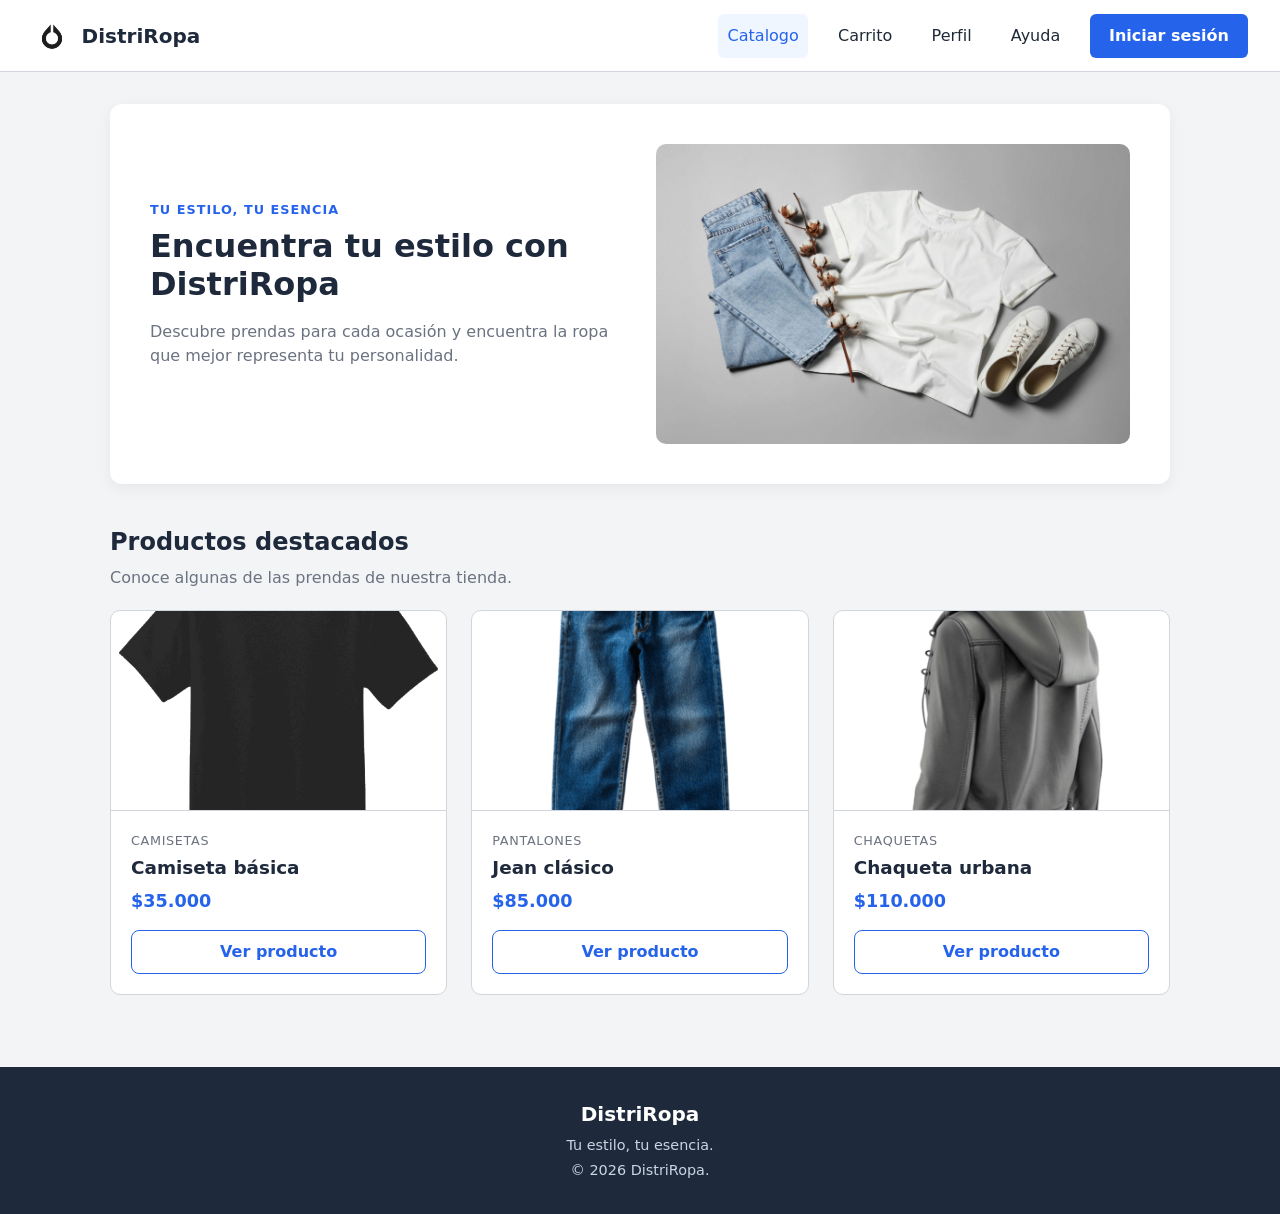
<file: index.html>
<!DOCTYPE html>
<html lang="es">
<head>
  <meta charset="UTF-8">
  <meta name="viewport" content="width=device-width, initial-scale=1.0">
  <title>DistriRopa | Inicio</title>
  <link rel="icon" href="img/Icon.png" type="image/png">
  <link rel="stylesheet" href="css/estilos.css">
</head>
<body>
  <header class="encabezado">
    <a href="index.html" class="marca">
      <img src="img/Icon.png" alt="Logo de DistriRopa">
      <span>DistriRopa</span>
    </a>
    <nav class="menu">
      <a href="index.html" class="activo">Catalogo</a>
      <a href="html/carrito.html">Carrito</a>
      <a href="html/perfil.html">Perfil</a>
      <a href="html/ayuda.html">Ayuda</a>
      <a href="html/login.html" class="btn btn-pideya">Iniciar sesión</a>
    </nav>
  </header>

  <main>
    <section class="presentacion">
      <div class="presentacion-texto">
        <p class="etiqueta">TU ESTILO, TU ESENCIA</p>
        <h1>Encuentra tu estilo con DistriRopa</h1>
        <p>Descubre prendas para cada ocasión y encuentra la ropa que mejor representa tu personalidad.</p>
      </div>
      <div class="presentacion-imagen">
        <img src="img/representativa.jfif" alt="Imagen representativa de DistriRopa">
      </div>
    </section>

    <section class="seccion productos-destacados">
      <h2>Productos destacados</h2>
      <p class="descripcion">Conoce algunas de las prendas de nuestra tienda.</p>
      <div class="productos">
        <article class="producto">
          <img src="img/camiseta.png" alt="Camiseta básica">
          <div class="producto-info">
            <p class="tipo-producto">Camisetas</p>
            <h3>Camiseta básica</h3>
            <p class="precio">$35.000</p>
            <a href="html/detalle.html" class="boton-producto">Ver producto</a>
          </div>
        </article>
        <article class="producto">
          <img src="img/jean.png" alt="Jean clásico">
          <div class="producto-info">
            <p class="tipo-producto">Pantalones</p>
            <h3>Jean clásico</h3>
            <p class="precio">$85.000</p>
            <a href="html/detalle.html" class="boton-producto">Ver producto</a>
          </div>
        </article>
        <article class="producto">
          <img src="img/chaqueta.png" alt="Chaqueta urbana">
          <div class="producto-info">
            <p class="tipo-producto">Chaquetas</p>
            <h3>Chaqueta urbana</h3>
            <p class="precio">$110.000</p>
            <a href="html/detalle.html" class="boton-producto">Ver producto</a>
          </div>
        </article>
      </div>
    </section>
  </main>

  <footer class="pie-pagina">
    <h2>DistriRopa</h2>
    <p>Tu estilo, tu esencia.</p>
    <p>&copy; 2026 DistriRopa.</p>
  </footer>
</body>
</html>
</file>
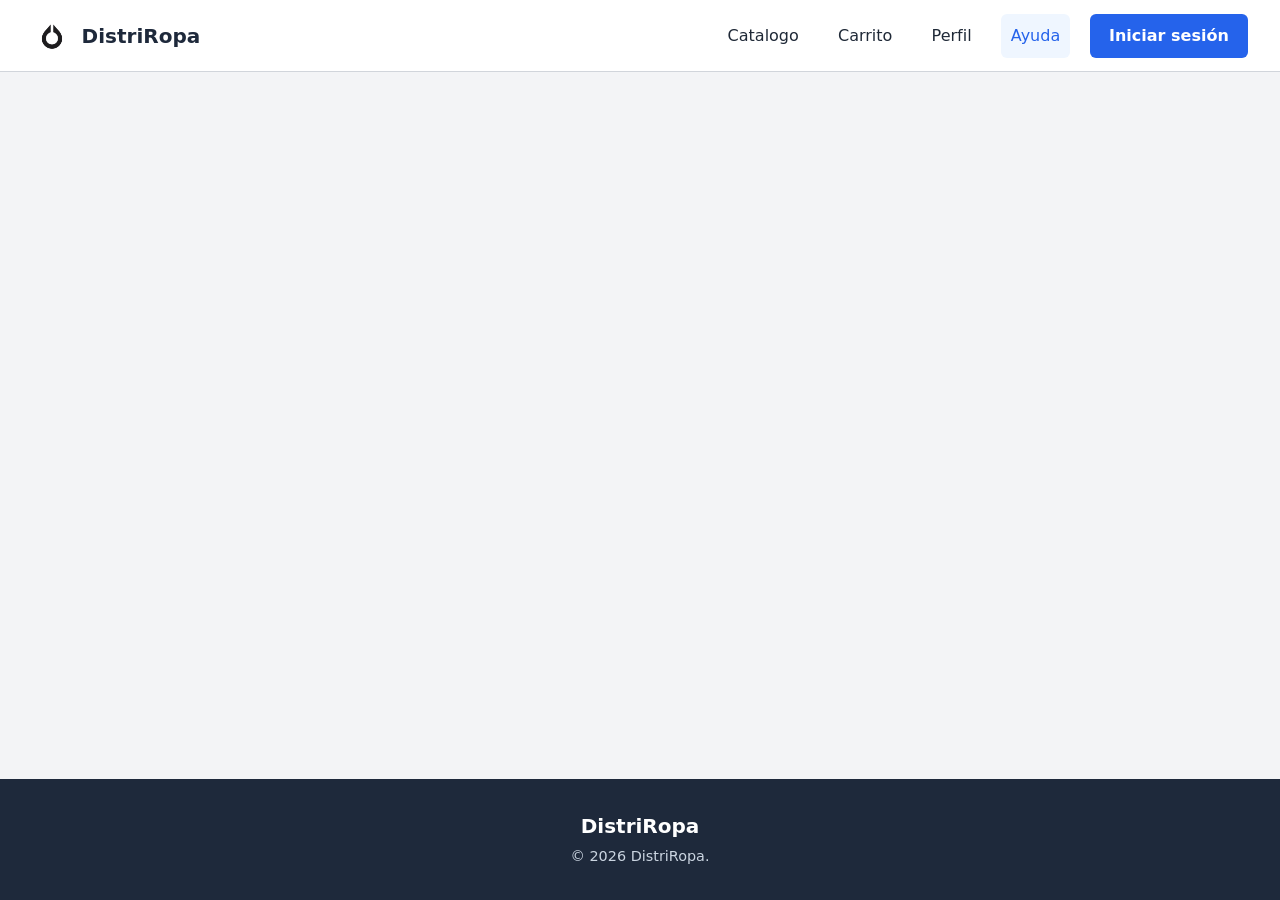
<file: html/ayuda.html>
<!DOCTYPE html>
<html lang="es">
<head>
    <meta charset="UTF-8">
    <meta name="viewport" content="width=device-width, initial-scale=1.0">
    <title>DistriRopa | Ayuda</title>

    <link rel="icon" href="../img/Icon.png" type="image/png">
    <link rel="stylesheet" href="../css/estilos.css">
</head>
<body>
    <header class="encabezado">
    <a href="../index.html" class="marca">
      <img src="../img/Icon.png" alt="Logo de DistriRopa">
      <span>DistriRopa</span>
    </a>
    <nav class="menu">
      <a href="../index.html">Catalogo</a>
      <a href="carrito.html">Carrito</a>
      <a href="perfil.html">Perfil</a>
      <a href="ayuda.html" class="activo">Ayuda</a>
      <a href="login.html" class="btn btn-pideya">Iniciar sesión</a>
    </nav>
  </header>
  <footer class="pie-pagina">
    <h2>DistriRopa</h2>
    <p>&copy; 2026 DistriRopa.</p>
  </footer>
</body>
</html>
</file>
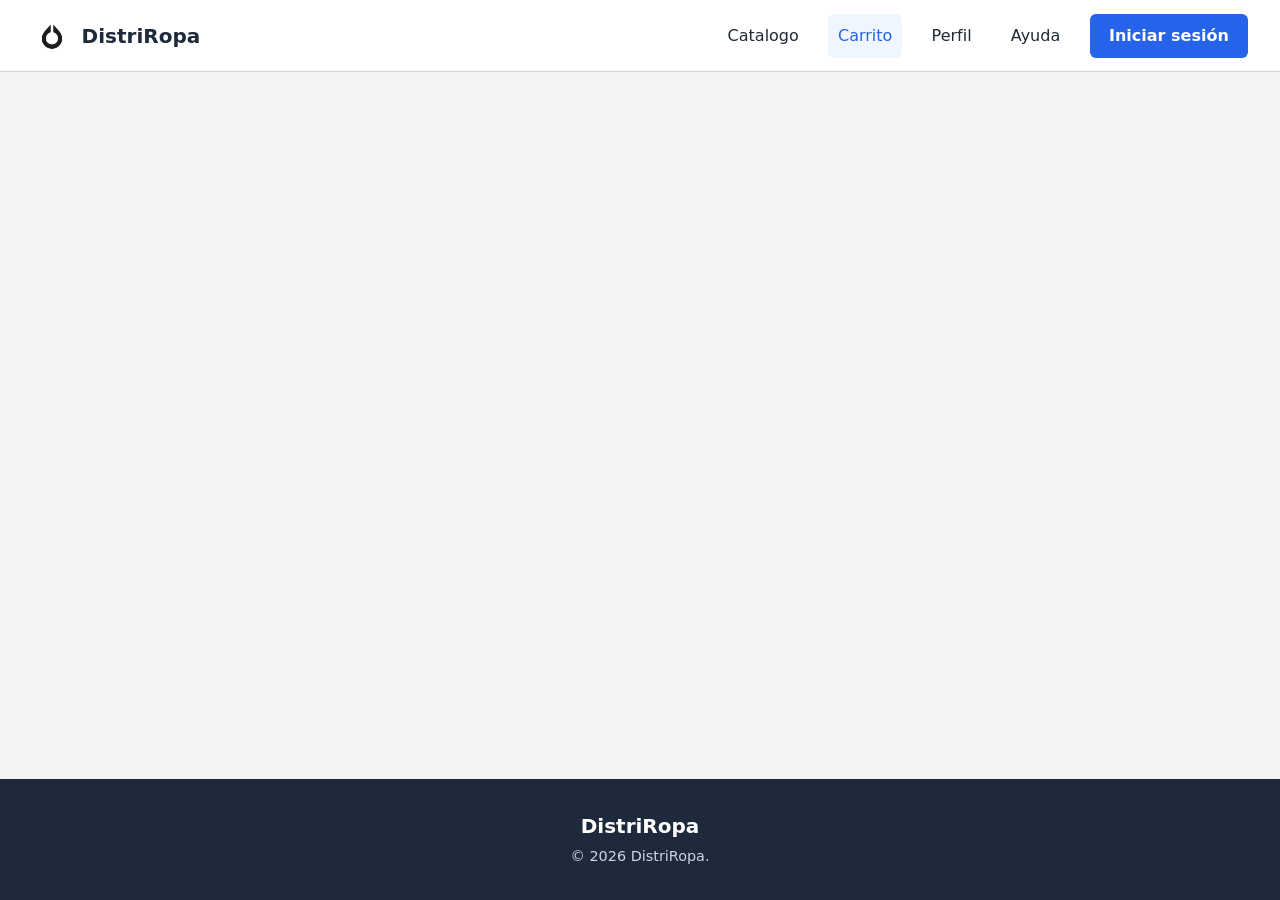
<file: html/carrito.html>
<!DOCTYPE html>
<html lang="es">
<head>
    <meta charset="UTF-8">
    <meta name="viewport" content="width=device-width, initial-scale=1.0">
    <title>DistriRopa | Carrito</title>

    <link rel="icon" href="../img/Icon.png" type="image/png">
    <link rel="stylesheet" href="../css/estilos.css">
</head>
<body>
    <header class="encabezado">
    <a href="../index.html" class="marca">
      <img src="../img/Icon.png" alt="Logo de DistriRopa">
      <span>DistriRopa</span>
    </a>
    <nav class="menu">
      <a href="../index.html">Catalogo</a>
      <a href="carrito.html" class="activo">Carrito</a>
      <a href="perfil.html">Perfil</a>
      <a href="ayuda.html">Ayuda</a>
      <a href="login.html" class="btn btn-pideya">Iniciar sesión</a>
    </nav>
  </header>
  <footer class="pie-pagina">
    <h2>DistriRopa</h2>
    <p>&copy; 2026 DistriRopa.</p>
  </footer>
</body>
</html>
</file>
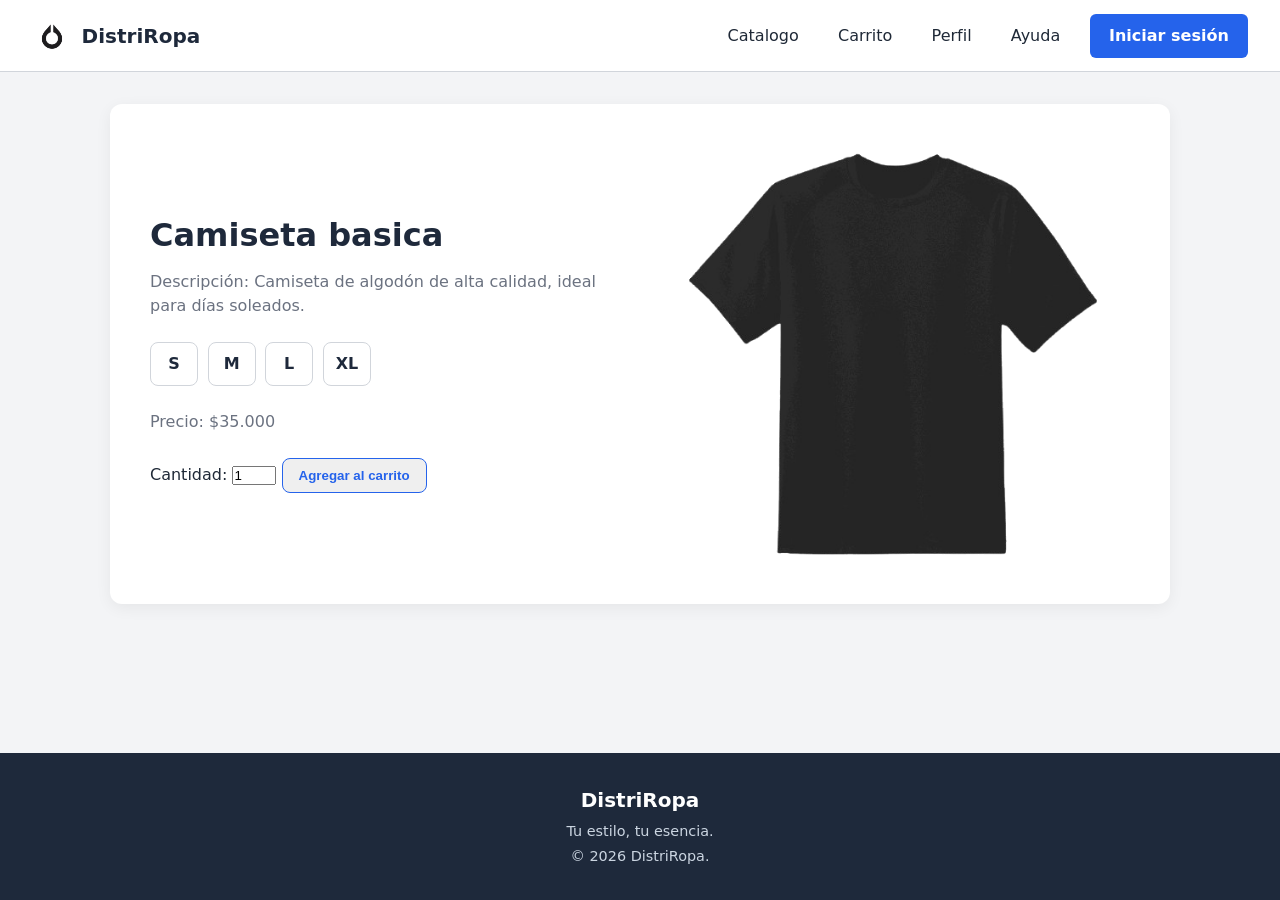
<file: html/detalle.html>
<!DOCTYPE html>
<html lang="es">
<head>
    <meta charset="UTF-8">
    <meta name="viewport" content="width=device-width, initial-scale=1.0">
    <title>DistriRopa</title>

    <link rel="icon" href="../img/Icon.png" type="image/png">
    <link rel="stylesheet" href="../css/estilos.css">
</head>
<body>
    <header class="encabezado">
    <a href="../index.html" class="marca">
      <img src="../img/Icon.png" alt="Logo de DistriRopa">
      <span>DistriRopa</span>
    </a>
    <nav class="menu">
      <a href="../index.html">Catalogo</a>
      <a href="carrito.html">Carrito</a>
      <a href="perfil.html">Perfil</a>
      <a href="ayuda.html">Ayuda</a>
      <a href="login.html" class="btn btn-pideya">Iniciar sesión</a>
    </nav>
  </header>

  <main>
    <section class="presentacion">
      <div class="presentacion-texto">
        <h1>Camiseta basica</h1>
        <p>Descripción: Camiseta de algodón de alta calidad, ideal para días soleados.</p>

        <div class="tallas">
            <button type="button" class="boton-tallas">S</button>
            <button type="button" class="boton-tallas">M</button>
            <button type="button" class="boton-tallas">L</button>
            <button type="button" class="boton-tallas">XL</button>
        </div>

        <p>Precio: $35.000</p>
        <label for="cantidad">Cantidad:</label>
        <input type="number" id="cantidad" value="1" min="1" max="10">
        <button type="button" id="agregarCarrito" class="boton-producto">Agregar al carrito</button>
      </div>

      <div class="detalle-producto">
        <img src="../img/camiseta.png" alt="camiseta negra">
      </div>
    </section>
    </main>

    <footer class="pie-pagina">
    <h2>DistriRopa</h2>
    <p>Tu estilo, tu esencia.</p>
    <p>&copy; 2026 DistriRopa.</p>
  </footer>
</body>
</html>
</file>
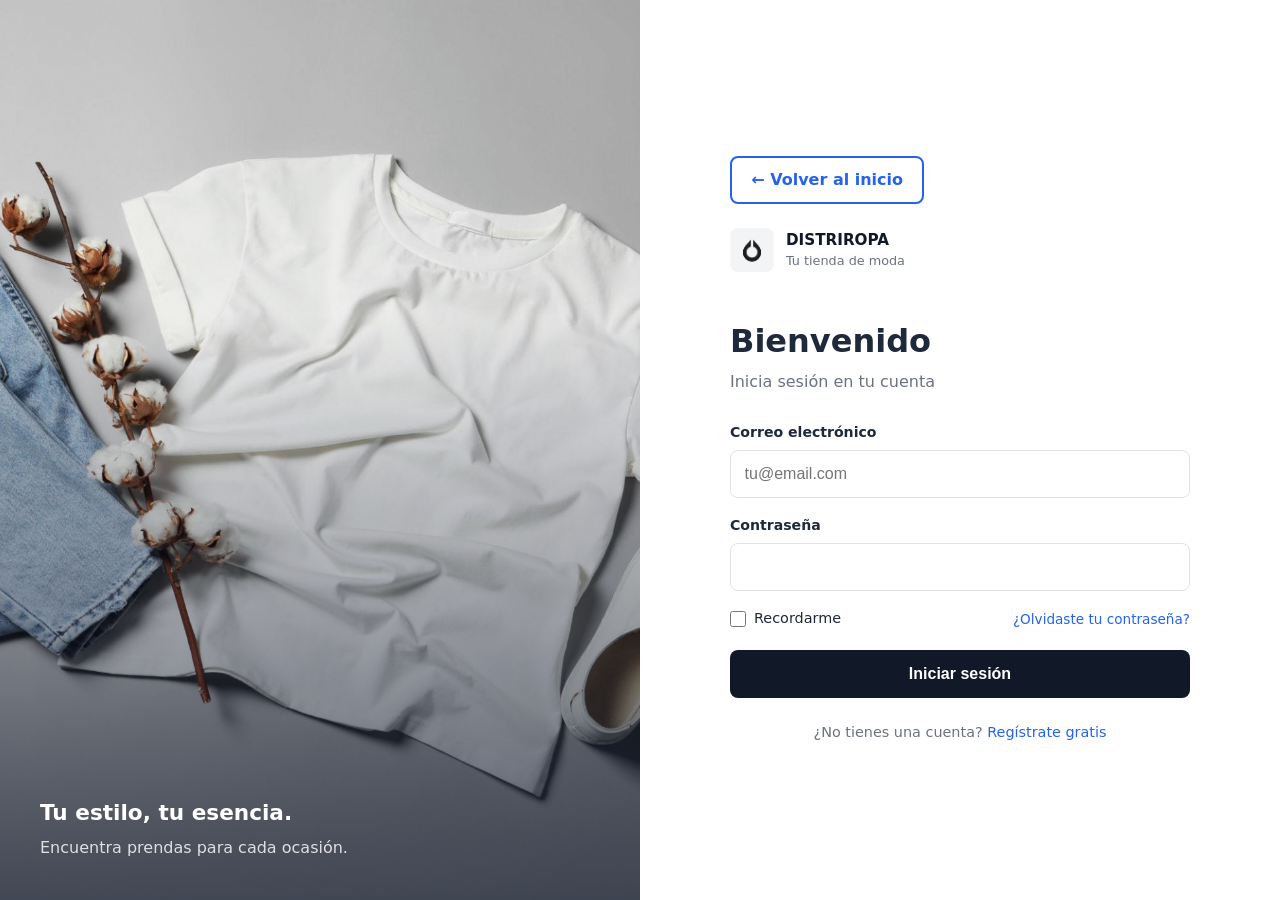
<file: html/login.html>
<!DOCTYPE html>
<html lang="es">
<head>
  <meta charset="UTF-8">
  <meta name="viewport" content="width=device-width, initial-scale=1">
  <title>DistriRopa | Iniciar sesión</title>
  <link rel="icon" href="../img/Icon.png" type="image/x-icon">
  <link rel="stylesheet" href="../css/estilos.css">
</head>
<body class="acceso">
  <main class="acceso-layout">
    <section class="acceso-visual" aria-label="Colección de moda DistriRopa">
      <img src="../img/representativa.jfif" alt="Conjunto de prendas de moda">
      <div class="acceso-visual-texto">
        <strong>Tu estilo, tu esencia.</strong>
        <span>Encuentra prendas para cada ocasión.</span>
      </div>
    </section>

    <section class="acceso-panel">
      <div class="acceso-contenido">
        <a class="btn btn-outline-verde acceso-volver" href="../index.html">&larr; Volver al inicio</a>
        <div class="acceso-identidad">
          <img src="../img/Icon.png" width="44" height="44" alt="">
          <div>
            <strong>DISTRIROPA</strong>
            <span>Tu tienda de moda</span>
          </div>
        </div>

        <div class="acceso-titulo">
          <h1>Bienvenido</h1>
          <p>Inicia sesión en tu cuenta</p>
        </div>

        <form class="acceso-formulario">
          <div class="mb-3">
            <label for="correo" class="form-label">Correo electrónico</label>
            <input id="correo" name="correo" type="email" class="form-control" placeholder="tu@email.com" autocomplete="email" required>
          </div>

          <div class="mb-3">
            <label for="clave" class="form-label">Contraseña</label>
            <input id="clave" name="clave" type="password" class="form-control" autocomplete="current-password" required>
          </div>

          <div class="acceso-opciones">
            <label for="recordarme" class="form-check">
              <input id="recordarme" type="checkbox" class="form-check-input">
              <span>Recordarme</span>
            </label>
            <a href="ayuda.html">¿Olvidaste tu contraseña?</a>
          </div>

          <button class="btn btn-pideya w-100" type="submit">Iniciar sesión</button>
        </form>

        <p class="acceso-alternativa">¿No tienes una cuenta? <a href="registro.html">Regístrate gratis</a></p>
      </div>
    </section>
  </main>
</body>
</html>
</file>
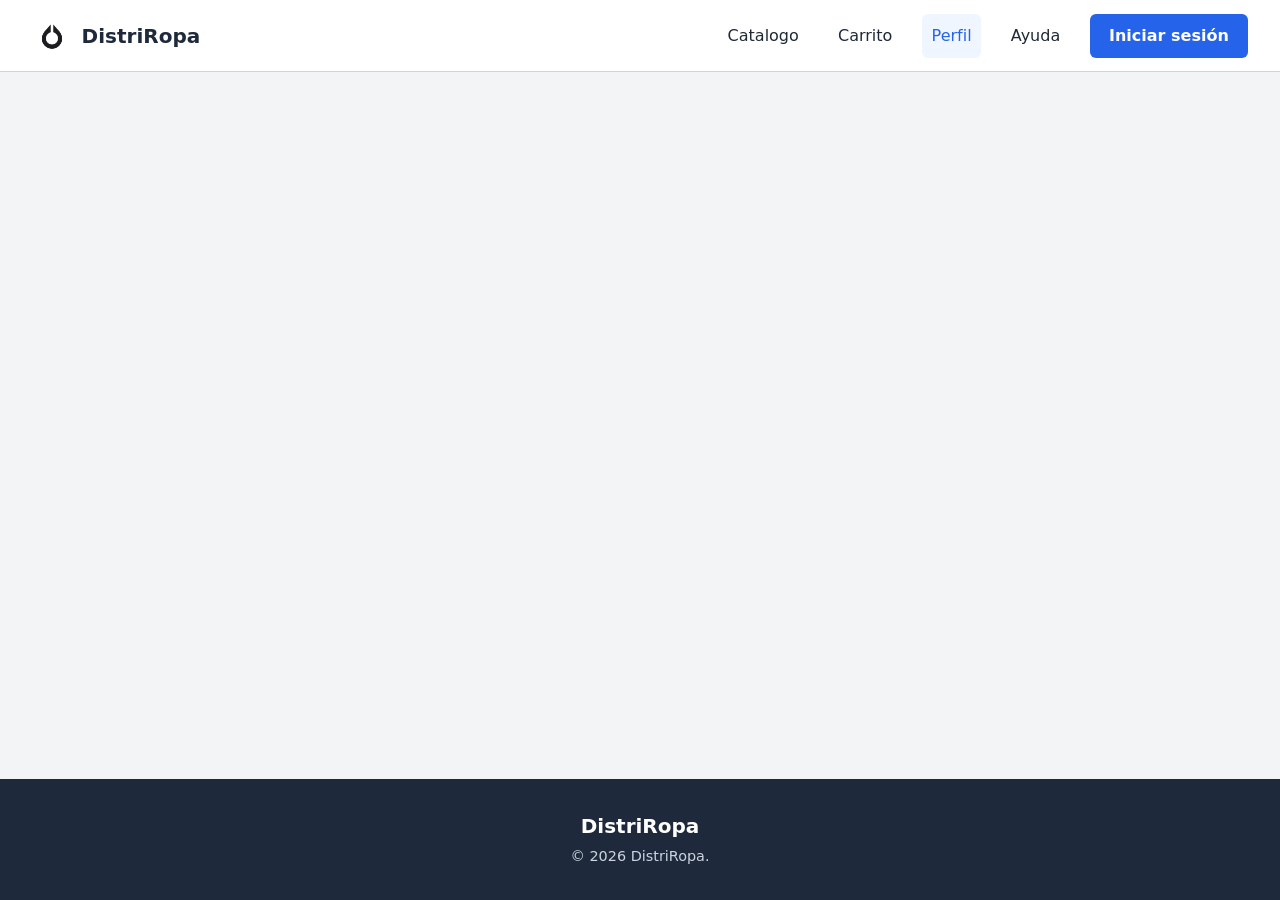
<file: html/perfil.html>
<!DOCTYPE html>
<html lang="es">
<head>
    <meta charset="UTF-8">
    <meta name="viewport" content="width=device-width, initial-scale=1.0">
    <title>DistriRopa | Perfil</title>

    <link rel="icon" href="../img/Icon.png" type="image/png">
    <link rel="stylesheet" href="../css/estilos.css">
</head>
<body>
    <header class="encabezado">
    <a href="../index.html" class="marca">
      <img src="../img/Icon.png" alt="Logo de DistriRopa">
      <span>DistriRopa</span>
    </a>
    <nav class="menu">
      <a href="../index.html">Catalogo</a>
      <a href="carrito.html">Carrito</a>
      <a href="perfil.html" class="activo">Perfil</a>
      <a href="ayuda.html">Ayuda</a>
      <a href="login.html" class="btn btn-pideya">Iniciar sesión</a>
    </nav>
  </header>
  <footer class="pie-pagina">
    <h2>DistriRopa</h2>
    <p>&copy; 2026 DistriRopa.</p>
  </footer>
</body>
</html>
</file>
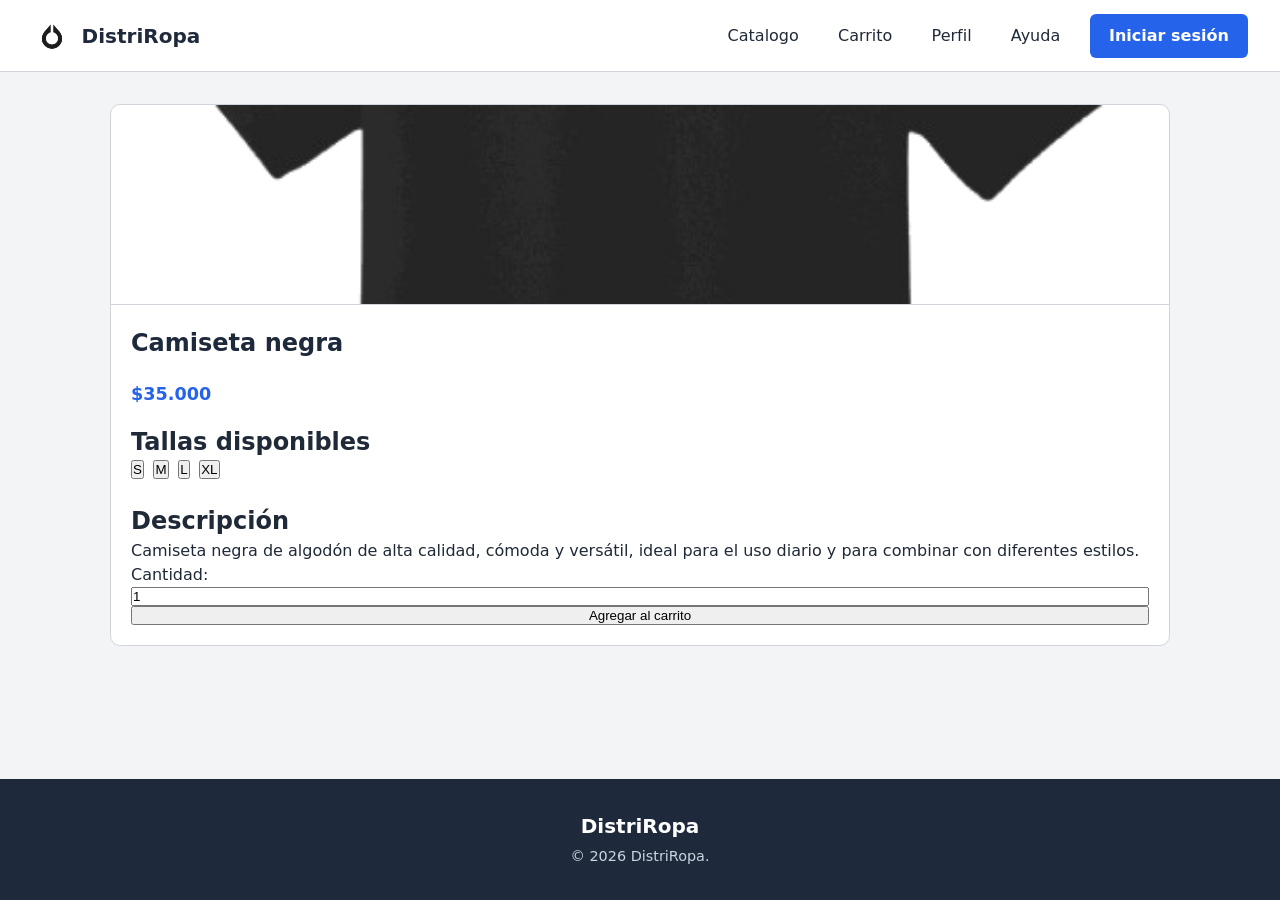
<file: html/probando.html>
<!DOCTYPE html>
<html lang="es">
<head>
    <meta charset="UTF-8">
    <meta name="viewport" content="width=device-width, initial-scale=1.0">
    <title>DistriRopa</title>

    <link rel="icon" href="../img/Icon.png" type="image/png">
    <link rel="stylesheet" href="../css/estilos.css">
</head>
<body>

    <header class="encabezado">
        <a href="../index.html" class="marca">
            <img src="../img/Icon.png" alt="Logo de DistriRopa">
            <span>DistriRopa</span>
        </a>

        <nav class="menu">
            <a href="../index.html">Catalogo</a>
            <a href="carrito.html">Carrito</a>
            <a href="perfil.html">Perfil</a>
            <a href="ayuda.html">Ayuda</a>
            <a href="login.html" class="btn btn-pideya">Iniciar sesión</a>
        </nav>
    </header>

    <main>
        <section class="producto">
            <div class="producto-imagen">
                <img src="../img/camiseta.png" alt="Camiseta negra de algodón">
            </div>

            <div class="producto-info">
                <h1>Camiseta negra</h1>

                <p class="precio">$35.000</p>

                <h2>Tallas disponibles</h2>
                <div class="tallas">
                    <button type="button" class="talla">S</button>
                    <button type="button" class="talla">M</button>
                    <button type="button" class="talla">L</button>
                    <button type="button" class="talla">XL</button>
                </div>

                <h2>Descripción</h2>
                <p>
                    Camiseta negra de algodón de alta calidad,
                    cómoda y versátil, ideal para el uso diario
                    y para combinar con diferentes estilos.
                </p>

                <label for="cantidad">Cantidad:</label>
                <input type="number" id="cantidad" value="1" min="1" max="10">

                <button type="button" id="agregarCarrito">
                    Agregar al carrito
                </button>

                <p id="mensaje" role="status"></p>
            </div>
        </section>
    </main>

    <footer class="pie-pagina">
        <h2>DistriRopa</h2>
        <p>&copy; 2026 DistriRopa.</p>
    </footer>

    <script>
        const botonesTalla = document.querySelectorAll(".talla");
        const botonAgregar = document.getElementById("agregarCarrito");
        const cantidad = document.getElementById("cantidad");
        const mensaje = document.getElementById("mensaje");

        let tallaSeleccionada = "";

        botonesTalla.forEach(boton => {
            boton.addEventListener("click", () => {
                botonesTalla.forEach(talla => {
                    talla.classList.remove("seleccionada");
                });

                boton.classList.add("seleccionada");
                tallaSeleccionada = boton.textContent;
                mensaje.textContent = "";
            });
        });

        botonAgregar.addEventListener("click", () => {
            const unidades = Number(cantidad.value);

            if (!tallaSeleccionada) {
                mensaje.textContent = "Selecciona una talla.";
                return;
            }

            if (!Number.isInteger(unidades) || unidades < 1 || unidades > 10) {
                mensaje.textContent = "Selecciona una cantidad entre 1 y 10.";
                return;
            }

            const producto = {
                nombre: "Camiseta negra",
                precio: 35000,
                talla: tallaSeleccionada,
                cantidad: unidades
            };

            let carrito = JSON.parse(
                localStorage.getItem("carritoDistriRopa") || "[]"
            );

            carrito.push(producto);

            localStorage.setItem(
                "carritoDistriRopa",
                JSON.stringify(carrito)
            );

            mensaje.textContent =
                "¡Camiseta agregada al carrito correctamente!";
        });
    </script>

</body>
</html>
</file>
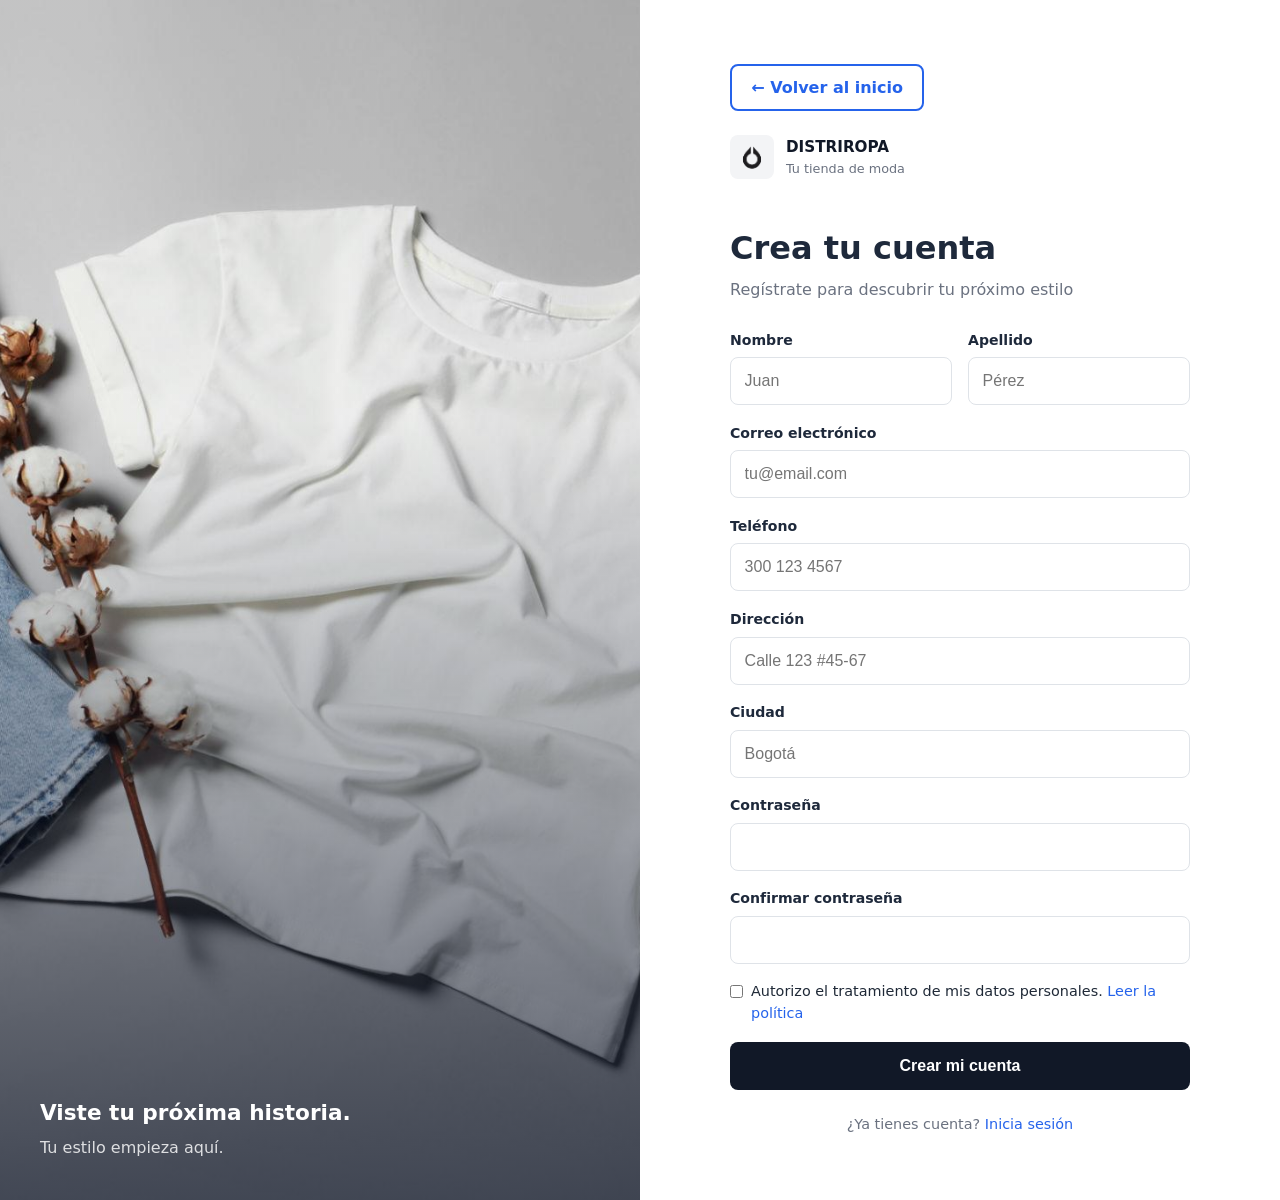
<file: html/registro.html>
<!DOCTYPE html>
<html lang="es">
<head>
  <meta charset="UTF-8">
  <meta name="viewport" content="width=device-width, initial-scale=1">
  <title>DistriRopa | Registrarse</title>
  <link rel="icon" href="../img/Icon.png" type="image/x-icon">
  <link rel="stylesheet" href="../css/estilos.css">
</head>
<body class="acceso">
  <main class="acceso-layout">
    <section class="acceso-visual" aria-label="Colección de moda DistriRopa">
      <img src="../img/representativa.jfif" alt="Conjunto de prendas de moda">
      <div class="acceso-visual-texto">
        <strong>Viste tu próxima historia.</strong>
        <span>Tu estilo empieza aquí.</span>
      </div>
    </section>

    <section class="acceso-panel">
      <div class="acceso-contenido">
        <a class="btn btn-outline-verde acceso-volver" href="../index.html">&larr; Volver al inicio</a>
        <div class="acceso-identidad">
          <img src="../img/Icon.png" width="44" height="44" alt="">
          <div>
            <strong>DISTRIROPA</strong>
            <span>Tu tienda de moda</span>
          </div>
        </div>

        <div class="acceso-titulo">
          <h1>Crea tu cuenta</h1>
          <p>Regístrate para descubrir tu próximo estilo</p>
        </div>

        <form class="acceso-formulario">
          <div class="acceso-campos-dobles">
            <div class="mb-3">
              <label for="nombres" class="form-label">Nombre</label>
              <input id="nombres" name="nombres" class="form-control" placeholder="Juan" autocomplete="given-name" required>
            </div>
            <div class="mb-3">
              <label for="apellidos" class="form-label">Apellido</label>
              <input id="apellidos" name="apellidos" class="form-control" placeholder="Pérez" autocomplete="family-name" required>
            </div>
          </div>

          <div class="mb-3">
            <label for="correoR" class="form-label">Correo electrónico</label>
            <input id="correoR" name="correo" type="email" class="form-control" placeholder="tu@email.com" autocomplete="email" required>
          </div>

          <div class="mb-3">
            <label for="telefono" class="form-label">Teléfono</label>
            <input id="telefono" name="telefono" type="tel" class="form-control" placeholder="300 123 4567" autocomplete="tel" required>
          </div>

          <div class="mb-3">
            <label for="direccion" class="form-label">Dirección</label>
            <input id="direccion" name="direccion" class="form-control" placeholder="Calle 123 #45-67" autocomplete="street-address" required>
          </div>

          <div class="mb-3">
            <label for="ciudad" class="form-label">Ciudad</label>
            <input id="ciudad" name="ciudad" class="form-control" placeholder="Bogotá" autocomplete="address-level2" required>
          </div>

          <div class="mb-3">
            <label for="claveR" class="form-label">Contraseña</label>
            <input id="claveR" name="clave" type="password" class="form-control" minlength="8" pattern="(?=.*[0-9]).{8,}" autocomplete="new-password" required>
          </div>

          <div class="mb-3">
            <label for="confirmarClave" class="form-label">Confirmar contraseña</label>
            <input id="confirmarClave" name="confirmarClave" type="password" class="form-control" minlength="8" autocomplete="new-password" required>
          </div>

          <div class="form-check mb-3">
            <input id="datos" type="checkbox" class="form-check-input" required>
            <label for="datos" class="form-check-label">
              Autorizo el tratamiento de mis datos personales. <a href="ayuda.html">Leer la política</a>
            </label>
          </div>

          <button class="btn btn-pideya w-100" type="submit">Crear mi cuenta</button>
        </form>

        <p class="acceso-alternativa">¿Ya tienes cuenta? <a href="login.html">Inicia sesión</a></p>
      </div>
    </section>
  </main>
  <script>
    const claveRegistro = document.getElementById("claveR");
    const confirmacionClave = document.getElementById("confirmarClave");

    function validarConfirmacionClave() {
      const noCoinciden = confirmacionClave.value && confirmacionClave.value !== claveRegistro.value;
      confirmacionClave.setCustomValidity(noCoinciden ? "Las contraseñas no coinciden." : "");
    }

    claveRegistro.addEventListener("input", validarConfirmacionClave);
    confirmacionClave.addEventListener("input", validarConfirmacionClave);
  </script>
</body>
</html>
</file>
<file: css/estilos.css>
/* DistriRopa - Estilos generales y sencillos */
:root {
  --primario: #1e293b;      /* Azul oscuro elegante */
  --primario-osc: #0f172a;
  --acento: #2563eb;        /* Azul principal para botones y enlaces */
  --acento-osc: #1d4ed8;
  --fondo: #f3f4f6;         /* Gris claro de fondo */
  --texto: #1f2937;
  --gris: #6b7280;
  --borde: #d1d5db;
  --error: #dc2626;
}

* {
  box-sizing: border-box;
  margin: 0;
  padding: 0;
}

img {
  display: block;
  max-width: 100%;
  height: auto;
}

body {
  display: flex;
  flex-direction: column;
  min-height: 100vh;
  min-height: 100dvh;
  font-family: system-ui, -apple-system, sans-serif;
  font-size: 16px;
  color: var(--texto);
  background: var(--fondo);
  line-height: 1.5;
}

/* Acceso y registro */
.acceso {
  min-height: 100vh;
  min-height: 100dvh;
  padding: 0;
  background: #fff;
}

.acceso-layout {
  display: grid;
  grid-template-columns: minmax(0, 1fr) minmax(0, 1fr);
  width: 100%;
  max-width: none;
  min-height: 100vh;
  min-height: 100dvh;
  margin: 0;
  padding: 0;
}

.acceso-visual {
  position: relative;
  min-width: 0;
  min-height: 100vh;
  overflow: hidden;
  background: var(--primario);
}

.acceso-visual::after {
  position: absolute;
  inset: 0;
  content: "";
  background: linear-gradient(180deg, rgba(15, 23, 42, 0.02) 35%, rgba(15, 23, 42, 0.68));
}

.acceso-visual img {
  position: absolute;
  inset: 0;
  width: 100%;
  height: 100%;
  object-fit: cover;
}

.acceso-visual-texto {
  position: absolute;
  z-index: 1;
  right: 2rem;
  bottom: 2.5rem;
  left: 2.5rem;
  color: #fff;
}

.acceso-visual-texto strong {
  display: block;
  margin-bottom: 0.4rem;
  font-size: 1.35rem;
}

.acceso-visual-texto span {
  color: rgba(255, 255, 255, 0.82);
}

.acceso-panel {
  display: flex;
  justify-content: center;
  min-width: 0;
  padding: clamp(2rem, 5vw, 5rem);
}

.acceso-contenido {
  width: min(100%, 460px);
  margin: auto 0;
}

.acceso-volver {
  margin-bottom: 1.5rem;
}

.acceso-identidad {
  display: flex;
  align-items: center;
  gap: 0.75rem;
  margin-bottom: clamp(2rem, 5vh, 3rem);
}

.acceso-identidad img {
  width: 44px;
  height: 44px;
  padding: 4px;
  border-radius: 8px;
  background: #f3f4f6;
  object-fit: contain;
}

.acceso-identidad strong,
.acceso-identidad span {
  display: block;
}

.acceso-identidad strong {
  color: #111827;
  font-size: 0.95rem;
}

.acceso-identidad span {
  color: var(--gris);
  font-size: 0.8rem;
}

.acceso-titulo h1 {
  margin-bottom: 0.35rem;
  font-size: 2rem;
}

.acceso-titulo p {
  margin-bottom: 1.75rem;
  color: var(--gris);
}

.acceso-formulario .mb-3 {
  margin-bottom: 1.1rem;
}

.acceso-formulario .form-label {
  margin-bottom: 0.4rem;
  color: var(--primario);
  font-size: 0.88rem;
}

.acceso-formulario .form-control {
  min-height: 48px;
  border-color: #dfe3e8;
  border-radius: 8px;
  background: #fff;
}

.acceso-formulario .form-control:focus {
  border-color: var(--acento);
  box-shadow: 0 0 0 3px rgba(37, 99, 235, 0.12);
}

.acceso-opciones {
  display: flex;
  align-items: center;
  justify-content: space-between;
  flex-wrap: wrap;
  gap: 0.75rem;
  margin: 0 0 1.25rem;
  font-size: 0.85rem;
}

.acceso-opciones .form-check {
  align-items: center;
}

.acceso-opciones .form-check-input {
  width: 16px;
  height: 16px;
  margin: 0;
  accent-color: var(--acento);
}

.acceso-formulario .btn-pideya {
  min-height: 48px;
  background: #111827;
}

.acceso-formulario .btn-pideya:hover {
  background: #273244;
}

.acceso-alternativa {
  margin-top: 1.5rem;
  color: var(--gris);
  font-size: 0.9rem;
  text-align: center;
}

.acceso-campos-dobles {
  display: grid;
  grid-template-columns: repeat(2, minmax(0, 1fr));
  gap: 1rem;
}

/* Tipografía y enlaces */
h1 {
  font-size: 1.5rem;
  margin-bottom: 1.25rem;
  color: var(--primario);
}

a {
  color: var(--acento);
  text-decoration: none;
  font-weight: 500;
}

a:hover {
  text-decoration: underline;
}

.small {
  font-size: 0.9rem;
}

/* Formularios */
.mb-3 {
  margin-bottom: 1rem;
}

.form-label {
  display: block;
  font-weight: 600;
  margin-bottom: 0.35rem;
  font-size: 0.95rem;
}

.form-control {
  width: 100%;
  padding: 0.65rem 0.85rem;
  font-size: 1rem;
  border: 1px solid var(--borde);
  border-radius: 8px;
  outline: none;
  transition: border-color 0.2s;
}

.form-control:focus {
  border-color: var(--acento);
}

.form-text {
  display: block;
  color: var(--gris);
  font-size: 0.82rem;
  margin-top: 0.25rem;
}

.invalid-feedback {
  display: none;
  color: var(--error);
  font-size: 0.82rem;
  margin-top: 0.25rem;
}

/* Checkbox */
.form-check {
  display: flex;
  align-items: flex-start;
  gap: 0.5rem;
  font-size: 0.9rem;
}

.form-check-input {
  margin-top: 0.25rem;
}

/* Botones */
.btn {
  display: inline-flex;
  align-items: center;
  justify-content: center;
  min-height: 44px;
  padding: 0.6rem 1.2rem;
  font-size: 1rem;
  font-weight: 600;
  border-radius: 8px;
  cursor: pointer;
  text-decoration: none;
  border: none;
  transition: background 0.2s, color 0.2s;
}

.btn:hover {
  text-decoration: none;
}

.btn-pideya {
  background: var(--acento);
  color: #fff;
}

.btn-pideya:hover {
  background: var(--acento-osc);
}

.btn-outline-verde {
  background: transparent;
  border: 2px solid var(--acento);
  color: var(--acento);
}

.btn-outline-verde:hover {
  background: var(--acento);
  color: #fff;
}

/* Utilidades sencillas */
.w-100 { width: 100%; }
.text-center { text-align: center; }
.text-end { text-align: right; margin-bottom: 1rem; font-size: 0.9rem; }
.mt-2 { margin-top: 0.5rem; }
.mt-3 { margin-top: 1rem; }
.mt-4 { margin-top: 1.5rem; }
.my-3 { margin: 1rem 0; }
.mb-0 { margin-bottom: 0; }
.d-grid { display: grid; }
.gap-2 { gap: 0.75rem; }


/* =========================================
   Estilos para la página principal (menu.html)
   ========================================= */

/* Cabecera y navegación */
.encabezado {
  background: #fff;
  border-bottom: 1px solid var(--borde);
  padding: 0.85rem clamp(1rem, 4vw, 2rem);
  display: flex;
  align-items: center;
  justify-content: space-between;
  flex-wrap: wrap;
  gap: 1rem;
}

.marca {
  display: flex;
  align-items: center;
  gap: 0.6rem;
  color: var(--primario);
  font-size: 1.25rem;
  font-weight: 700;
}

.marca:hover {
  text-decoration: none;
}

.marca img {
  width: 40px;
  height: 40px;
  object-fit: contain;
}

.menu {
  display: flex;
  align-items: center;
  justify-content: flex-end;
  gap: 1.25rem;
  flex-wrap: wrap;
}

.menu a {
  display: inline-flex;
  align-items: center;
  justify-content: center;
  min-height: 44px;
  color: var(--texto);
  padding: 0.35rem 0.6rem;
  border-radius: 6px;
  white-space: nowrap;
  transition: background 0.2s, color 0.2s;
}

.menu a:hover,
.menu a.activo {
  color: var(--acento);
  background: #eff6ff;
  text-decoration: none;
}

.menu a.btn-pideya {
  color: #fff;
  padding: 0.6rem 1.2rem;
}

.menu a.btn-pideya:hover {
  background: var(--acento-osc);
}

/* Contenedor principal */
main {
  flex: 1 0 auto;
  width: 100%;
  max-width: 1100px;
  margin: 0 auto;
  padding: 2rem 1.25rem;
}

/* Sección de presentación */
.presentacion {
  background: #fff;
  border-radius: 12px;
  padding: 2.5rem;
  margin-bottom: 2.5rem;
  box-shadow: 0 4px 16px rgba(0, 0, 0, 0.06);
  display: grid;
  grid-template-columns: repeat(2, minmax(0, 1fr));
  align-items: center;
  gap: 2rem;
}

.presentacion-texto,
.presentacion-imagen,
.detalle-producto {
  min-width: 0;
}

.presentacion-texto .etiqueta {
  display: inline-block;
  font-size: 0.8rem;
  font-weight: 700;
  letter-spacing: 0.08em;
  color: var(--acento);
  margin-bottom: 0.5rem;
}

.presentacion-texto h1 {
  font-size: 2rem;
  line-height: 1.2;
  margin-bottom: 1rem;
}

.presentacion-texto p {
  color: var(--gris);
  margin-bottom: 1.5rem;
}

.boton-principal {
  display: inline-block;
  background: var(--acento);
  color: #fff;
  padding: 0.7rem 1.4rem;
  border-radius: 8px;
  font-weight: 600;
  transition: background 0.2s;
}

.boton-principal:hover {
  background: var(--acento-osc);
  text-decoration: none;
}

.tallas {
  display: flex;
  flex-wrap: wrap;
  gap: 0.6rem;
  margin-bottom: 1.5rem;
}

.boton-tallas {
  display: inline-flex;
  align-items: center;
  justify-content: center;
  min-width: 48px;
  min-height: 44px;
  padding: 0.5rem 0.75rem;
  border: 1px solid var(--borde);
  border-radius: 8px;
  background: #fff;
  color: var(--primario);
  font: inherit;
  font-weight: 600;
  cursor: pointer;
  transition: border-color 0.2s, background 0.2s, color 0.2s, transform 0.2s;
}

.boton-tallas:hover {
  border-color: var(--acento);
  background: #eff6ff;
  color: var(--acento);
  transform: translateY(-1px);
}

.boton-tallas:focus-visible {
  outline: 3px solid rgba(37, 99, 235, 0.3);
  outline-offset: 2px;
}

.presentacion-imagen img {
  width: 100%;
  max-height: 300px;
  object-fit: cover;
  border-radius: 10px;
}

.detalle-producto img {
  width: 100%;
  max-height: 420px;
  object-fit: contain;
  border-radius: 10px;
}

/* Secciones generales */
.seccion {
  margin-bottom: 2.5rem;
}

.seccion h2 {
  font-size: 1.5rem;
  color: var(--primario);
  margin-bottom: 0.35rem;
}

.seccion .descripcion {
  color: var(--gris);
  margin-bottom: 1.25rem;
}

/* Categorías */
.categorias {
  display: grid;
  grid-template-columns: repeat(auto-fit, minmax(min(100%, 240px), 1fr));
  gap: 1.25rem;
}

.categoria {
  background: #fff;
  padding: 1.5rem;
  border-radius: 10px;
  border: 1px solid var(--borde);
  color: var(--texto);
  transition: border-color 0.2s, transform 0.2s;
}

.categoria:hover {
  border-color: var(--acento);
  transform: translateY(-2px);
  text-decoration: none;
}

.categoria span {
  display: inline-block;
  font-size: 0.85rem;
  font-weight: 700;
  color: var(--acento);
  margin-bottom: 0.4rem;
}

.categoria h3 {
  font-size: 1.15rem;
  color: var(--primario);
  margin-bottom: 0.35rem;
}

.categoria p {
  color: var(--gris);
  font-size: 0.92rem;
  font-weight: 400;
}

/* Productos destacados */
.productos {
  display: grid;
  grid-template-columns: repeat(auto-fit, minmax(min(100%, 260px), 1fr));
  gap: 1.5rem;
}

.producto {
  min-width: 0;
  background: #fff;
  border-radius: 10px;
  border: 1px solid var(--borde);
  overflow: hidden;
  display: flex;
  flex-direction: column;
}

.producto img {
  width: 100%;
  height: 200px;
  object-fit: cover;
  border-bottom: 1px solid var(--borde);
}

.producto-info {
  min-width: 0;
  padding: 1.25rem;
  display: flex;
  flex-direction: column;
  flex: 1;
}

.tipo-producto {
  font-size: 0.8rem;
  color: var(--gris);
  text-transform: uppercase;
  letter-spacing: 0.05em;
  margin-bottom: 0.25rem;
}

.producto-info h3 {
  font-size: 1.15rem;
  color: var(--primario);
  margin-bottom: 0.4rem;
}

.precio {
  font-size: 1.1rem;
  font-weight: 700;
  color: var(--acento);
  margin-bottom: 1rem;
}

.boton-producto {
  margin-top: auto;
  display: inline-block;
  text-align: center;
  padding: 0.55rem 1rem;
  border: 1px solid var(--acento);
  border-radius: 8px;
  color: var(--acento);
  font-weight: 600;
  transition: background 0.2s, color 0.2s;
}

.boton-producto:hover {
  background: var(--acento);
  color: #fff;
  text-decoration: none;
}

/* Pie de página */
.pie-pagina {
  background: var(--primario);
  color: #fff;
  text-align: center;
  padding: 2rem 1rem;
  margin-top: auto;
}

.pie-pagina h2 {
  font-size: 1.25rem;
  margin-bottom: 0.35rem;
}

.pie-pagina p {
  font-size: 0.9rem;
  color: #cbd5e1;
  margin-top: 0.25rem;
}

/* Adaptación para pantallas pequeñas */
@media (max-width: 768px) {
  .encabezado {
    flex-direction: column;
    text-align: center;
  }

  .menu {
    justify-content: center;
    gap: 0.5rem;
    width: 100%;
  }

  .presentacion {
    grid-template-columns: minmax(0, 1fr);
    padding: 1.5rem;
    text-align: center;
  }

  .detalle-producto img {
    max-height: 360px;
  }

  .acceso-layout {
    grid-template-columns: minmax(0, 1fr);
  }

  .acceso-visual {
    min-height: 0;
    height: clamp(190px, 28vh, 280px);
  }

  .acceso-visual-texto {
    right: 1.5rem;
    bottom: 1.5rem;
    left: 1.5rem;
  }

  .acceso-panel {
    padding: 2.5rem clamp(1.25rem, 7vw, 3rem) 3rem;
  }

  .acceso-identidad {
    margin-bottom: 1.75rem;
  }
}

@media (max-width: 480px) {
  .encabezado {
    padding: 0.75rem 1rem;
  }

  .menu {
    gap: 0.25rem;
  }

  .menu a {
    padding: 0.45rem 0.55rem;
    font-size: 0.9rem;
  }

  main {
    padding: 1.25rem 1rem;
  }

  .presentacion {
    gap: 1.25rem;
    padding: 1.25rem;
    margin-bottom: 1.75rem;
  }

  .presentacion-texto h1 {
    font-size: 1.75rem;
  }

  .productos {
    gap: 1rem;
  }

  .producto-info {
    padding: 1rem;
  }

  .acceso-panel {
    padding: 2rem 1.25rem 2.5rem;
  }

  .acceso-titulo h1 {
    font-size: 1.75rem;
  }

  .acceso-campos-dobles {
    grid-template-columns: minmax(0, 1fr);
    gap: 0;
  }
}
</file>
